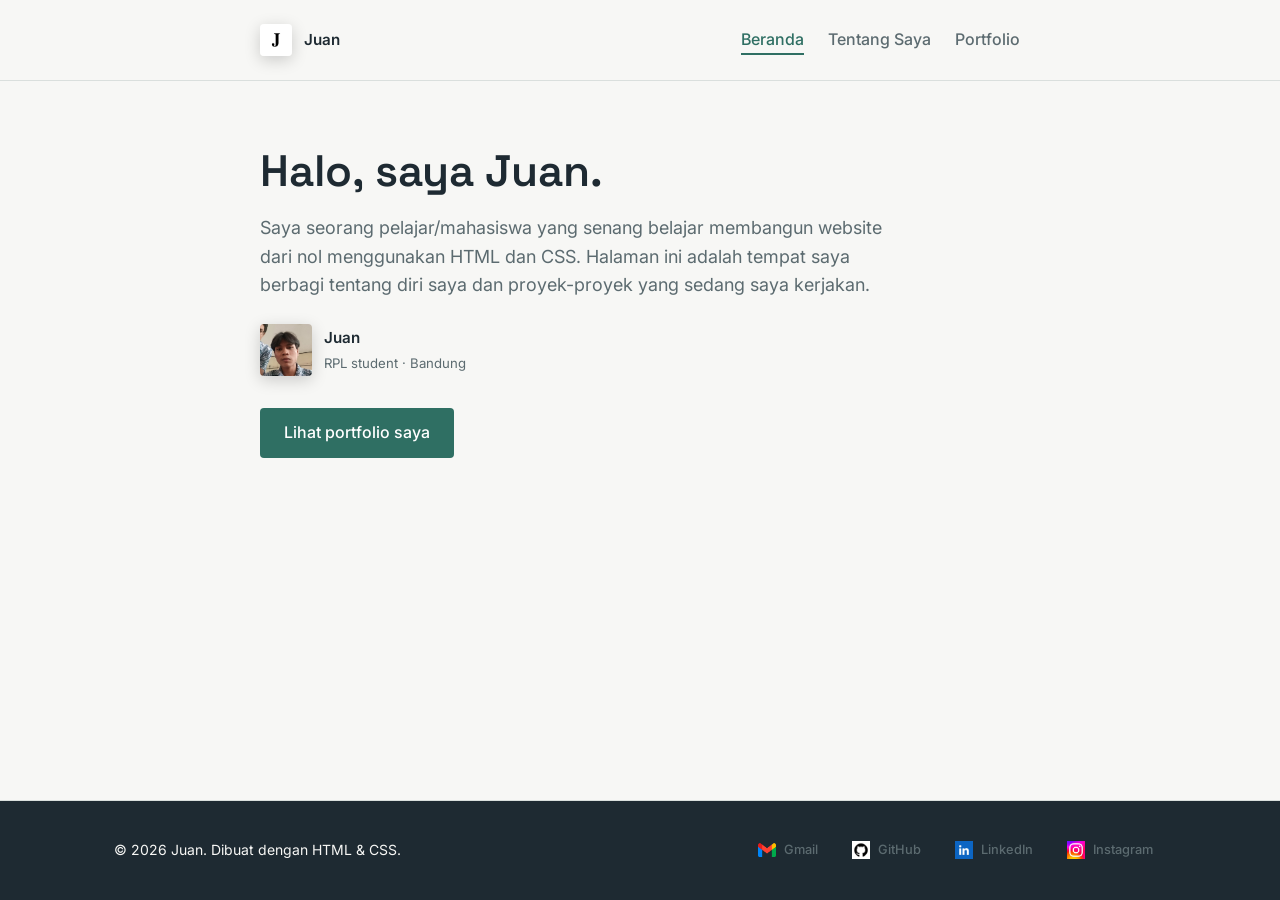
<file: index.html>
<!DOCTYPE html>
<html lang="id">
<head>
  <meta charset="UTF-8" />
  <meta name="viewport" content="width=device-width, initial-scale=1.0" />
  <title>Beranda &mdash; Juan</title>
  <link rel="icon" href="foto/j.jpg"/>
  <link rel="preconnect" href="https://fonts.googleapis.com" />
  <link rel="preconnect" href="https://fonts.gstatic.com" crossorigin />
  <link
    href="https://fonts.googleapis.com/css2?family=Inter:wght@400;500;600&family=Space+Grotesk:wght@500;600;700&display=swap"
    rel="stylesheet"
  />
  <link rel="stylesheet" href="style.css" />
</head>
<body>
  <header class="site-header">
    <div class="container header-inner">
      <div class="logo-avatar">
        <img src="foto/j.jpg" alt="Foto Juan" class="avatar-img-logo" />
        <div class="avatar-info">
          <span class="avatar-name">Juan</span>
        </div>
      </div>
     
      <nav class="main-nav">
        <ul>
          <li><a href="index.html" aria-current="page">Beranda</a></li>
          <li><a href="about.html">Tentang Saya</a></li>
          <li><a href="portfolio.html">Portfolio</a></li>
        </ul>
      </nav>
    </div>
  </header>

  <main>
    <section class="hero container">
      <h1>Halo, saya Juan.</h1>
      <p class="lead">
        Saya seorang pelajar/mahasiswa yang senang belajar membangun
        website dari nol menggunakan HTML dan CSS. Halaman ini adalah
        tempat saya berbagi tentang diri saya dan proyek-proyek yang
        sedang saya kerjakan.
      </p>

      <div class="hero-avatar">
        <img src="foto/avatar.jpg" alt="Foto Juan" class="avatar-img" />
        <div class="avatar-info">
          <span class="avatar-name">Juan</span>
          <span class="avatar-status">RPL student · Bandung</span>
        </div>
      </div>

      <a class="button" href="portfolio.html">Lihat portfolio saya</a>
    </section>
  </main>

  <footer class="site-footer">
    <div class="footer-inner">
      <p>&copy; 2026 Juan. Dibuat dengan HTML &amp; CSS.</p>
      <div class="social-links footer-social">
        <a class="social-link" href="mailto:juansara117@gmail.com">
         <!-- SESUDAH — gambar dari file lokal -->
<img src="icons/gmail.png" alt="Gmail" width="18" height="18" />
          Gmail
        </a>
        <a class="social-link" href="https://github.com/juansara117-crypto" target="_blank" rel="noopener">
         <!-- SESUDAH — gambar dari file lokal -->
<img src="icons/github.png" alt="GitHub" width="18" height="18" />
          GitHub
        </a>
        <a class="social-link" href="https://linkedin.com/in/namakamu" target="_blank" rel="noopener">
         <!-- SESUDAH — gambar dari file lokal -->
<img src="icons/linkedin.png" alt="Linkedin" width="18" height="18" />
          LinkedIn
        </a>
        <a class="social-link" href="https://instagram.com/namakamu" target="_blank" rel="noopener">
         <!-- SESUDAH — gambar dari file lokal -->
<img src="icons/instagram.png" alt="Instagram" width="18" height="18" />
          Instagram
        </a>
        </div>
      </div>
    </div>
  </footer>
</body>
</html>
</file>
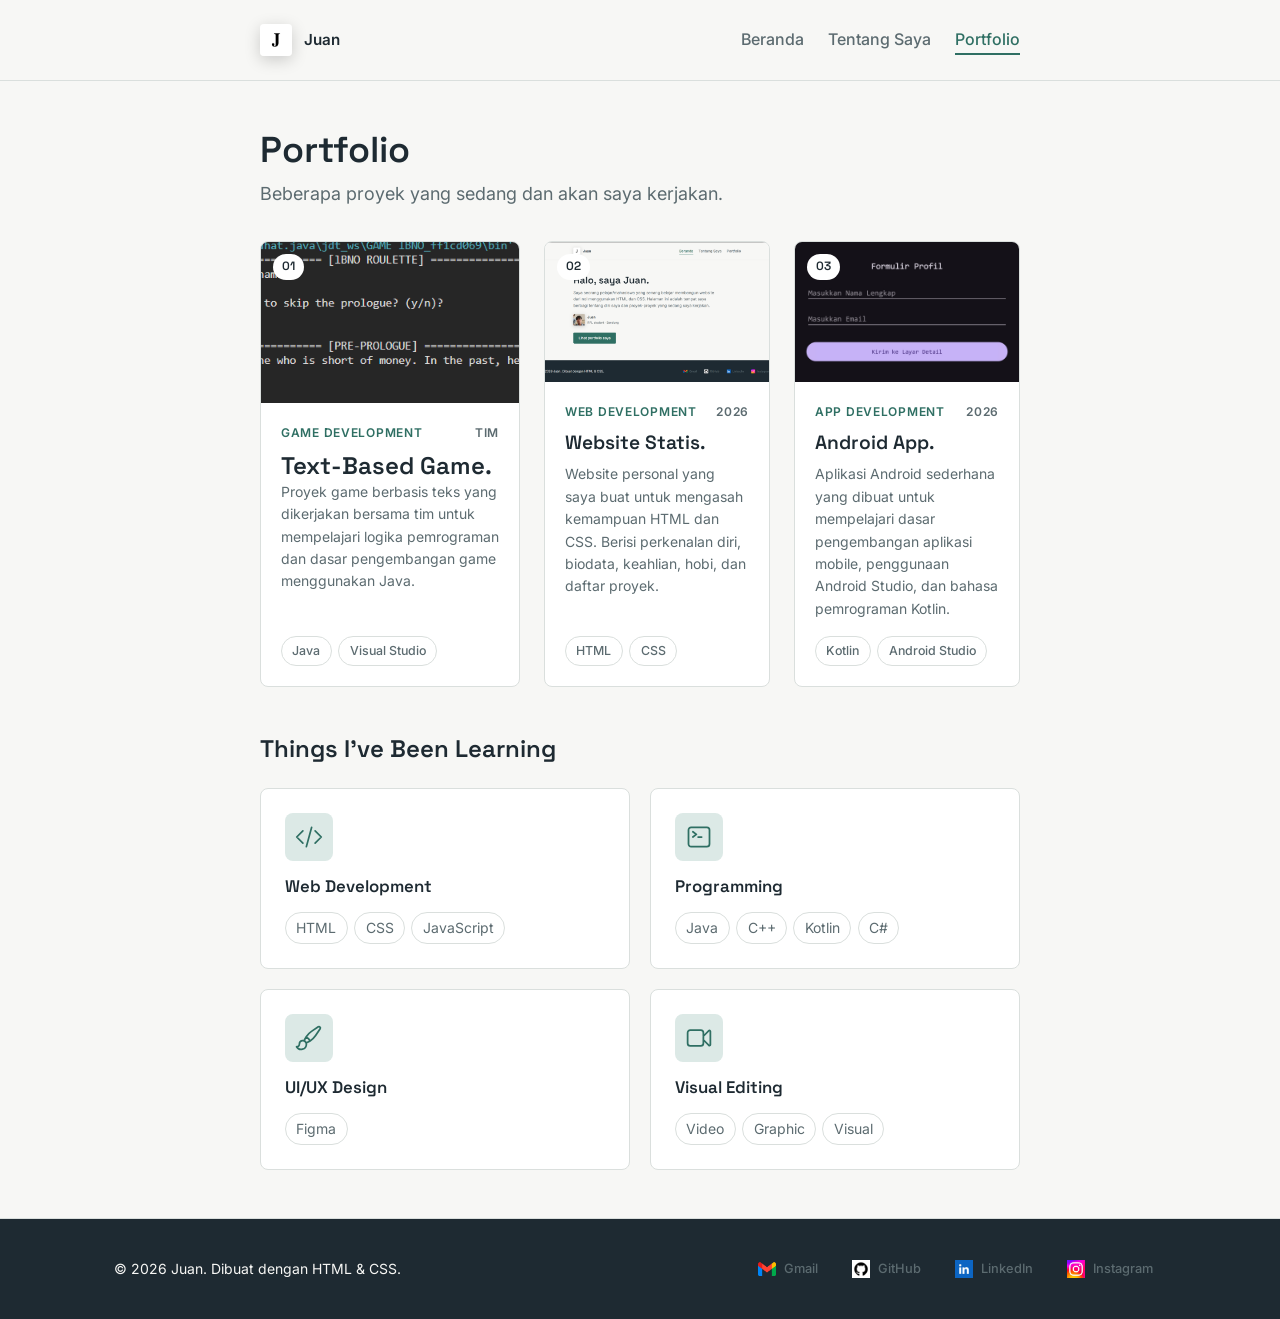
<file: portfolio.html>
<!DOCTYPE html>
<html lang="id">
<head>
  <meta charset="UTF-8" />
  <meta name="viewport" content="width=device-width, initial-scale=1.0" />
  <title>Portfolio &mdash; Juan</title>
  <link rel="icon" href="foto/j.jpg"/>
  <link rel="preconnect" href="https://fonts.googleapis.com" />
  <link rel="preconnect" href="https://fonts.gstatic.com" crossorigin />
  <link
    href="https://fonts.googleapis.com/css2?family=Inter:wght@400;500;600&family=Space+Grotesk:wght@500;600;700&display=swap"
    rel="stylesheet"
  />
  <link rel="stylesheet" href="style.css" />
</head>
<body>
  <header class="site-header">
    <div class="container header-inner">
      <div class="logo-avatar">
        <img src="foto/j.jpg" alt="Foto Juan" class="avatar-img-logo" />
        <div class="avatar-info">
          <span class="avatar-name">Juan</span>
        </div>  
      </div>
      <nav class="main-nav">
        <ul>
          <li><a href="index.html">Beranda</a></li>
          <li><a href="about.html">Tentang Saya</a></li>
          <li><a href="portfolio.html" aria-current="page">Portfolio</a></li>
        </ul>
      </nav>
    </div>
  </header>

  <main>
    <section class="page-header container">
      <h1>Portfolio</h1>
      <p class="lead">Beberapa proyek yang sedang dan akan saya kerjakan.</p>
    </section>

 <section class="project-list container">


  <article class="project-card-1">
        <div class="project-thumb">
          <img src="foto/ibno-game.png" alt="Screenshot Text-Based Game" class="project-img" />
          <span class="project-num">01</span>
        </div>
        <div class="project-body">
          <div class="project-meta-row">
            <span class="project-category">Game Development</span>
            <span class="project-year">Tim</span>
          </div>
          <h2>Text-Based Game.</h2>
          <p>Proyek game berbasis teks yang dikerjakan bersama tim untuk mempelajari logika pemrograman dan dasar pengembangan game menggunakan Java.</p>
          <ul class="project-tags">
            <li>Java</li>
            <li>Visual Studio</li>
          </ul>
        </div>
      </article>

      <article class="project-card">
        <div class="project-thumb">
          <img src="foto/web-statis.png" alt="Screenshot Website Portfolio" class="project-img" />
          <span class="project-num">02</span>
        </div>
        <div class="project-body">
          <div class="project-meta-row">
            <span class="project-category">Web Development</span>
            <span class="project-year">2026</span>
          </div>
          <h2>Website Statis.</h2>
          <p>Website personal yang saya buat untuk mengasah kemampuan HTML dan CSS. Berisi perkenalan diri, biodata, keahlian, hobi, dan daftar proyek.</p>
          <ul class="project-tags">
            <li>HTML</li>
            <li>CSS</li>
          </ul>
        </div>
      </article>

      <article class="project-card">
        <div class="project-thumb">
          <img src="foto/android.jpg" alt="Screenshot Android App" class="project-img" />
          <span class="project-num">03</span>
        </div>
        <div class="project-body">
          <div class="project-meta-row">
            <span class="project-category">App Development</span>
            <span class="project-year">2026</span>
          </div>
          <h2>Android App.</h2>
          <p>Aplikasi Android sederhana yang dibuat untuk mempelajari dasar pengembangan aplikasi mobile, penggunaan Android Studio, dan bahasa pemrograman Kotlin.</p>
          <ul class="project-tags">
            <li>Kotlin</li>
            <li>Android Studio</li>
          </ul>
        </div>
      </article>

    </section>

      <section class="learning container">
      <h2>Things I've Been Learning</h2>
      <div class="learning-grid">

        <div class="learning-card">
          <div class="learning-icon">
            <!-- Ikon code/web — Heroicons -->
            <svg width="28" height="28" viewBox="0 0 24 24" fill="none" aria-hidden="true">
              <path d="M17.25 6.75 22.5 12l-5.25 5.25m-10.5 0L1.5 12l5.25-5.25m7.5-3-4.5 16.5" stroke="currentColor" stroke-width="1.5" stroke-linecap="round" stroke-linejoin="round"/>
            </svg>
          </div>
          <h3>Web Development</h3>
          <ul class="learning-sub">
            <li>HTML</li>
            <li>CSS</li>
            <li>JavaScript</li>
          </ul>
        </div>

        <div class="learning-card">
          <div class="learning-icon">
            <!-- Ikon terminal/programming — Heroicons -->
            <svg width="28" height="28" viewBox="0 0 24 24" fill="none" aria-hidden="true">
              <path d="m6.75 7.5 3 2.25-3 2.25m4.5 0h3m-9 8.25h13.5A2.25 2.25 0 0 0 21 18V6a2.25 2.25 0 0 0-2.25-2.25H5.25A2.25 2.25 0 0 0 3 6v12a2.25 2.25 0 0 0 2.25 2.25Z" stroke="currentColor" stroke-width="1.5" stroke-linecap="round" stroke-linejoin="round"/>
            </svg>
          </div>
          <h3>Programming</h3>
          <ul class="learning-sub">
            <li>Java</li>
            <li>C++</li>
            <li>Kotlin</li>
            <li>C#</li>
          </ul>
        </div>

        <div class="learning-card">
          <div class="learning-icon">
            <!-- Ikon UI/UX — Heroicons -->
            <svg width="28" height="28" viewBox="0 0 24 24" fill="none" aria-hidden="true">
              <path d="M9.53 16.122a3 3 0 0 0-5.78 1.128 2.25 2.25 0 0 1-2.4 2.245 4.5 4.5 0 0 0 8.4-2.245c0-.399-.078-.78-.22-1.128Zm0 0a15.998 15.998 0 0 0 3.388-1.62m-5.043-.025a15.994 15.994 0 0 1 1.622-3.395m3.42 3.42a15.995 15.995 0 0 0 4.764-4.648l3.876-5.814a1.151 1.151 0 0 0-1.597-1.597L14.146 6.32a15.996 15.996 0 0 0-4.649 4.763m3.42 3.42a6.776 6.776 0 0 0-3.42-3.42" stroke="currentColor" stroke-width="1.5" stroke-linecap="round" stroke-linejoin="round"/>
            </svg>
          </div>
          <h3>UI/UX Design</h3>
          <ul class="learning-sub">
            <li>Figma</li>
          </ul>
        </div>

        <div class="learning-card">
          <div class="learning-icon">
            <!-- Ikon visual/film — Heroicons -->
            <svg width="28" height="28" viewBox="0 0 24 24" fill="none" aria-hidden="true">
              <path d="m15.75 10.5 4.72-4.72a.75.75 0 0 1 1.28.53v11.38a.75.75 0 0 1-1.28.53l-4.72-4.72M4.5 18.75h9a2.25 2.25 0 0 0 2.25-2.25v-9a2.25 2.25 0 0 0-2.25-2.25h-9A2.25 2.25 0 0 0 2.25 7.5v9a2.25 2.25 0 0 0 2.25 2.25Z" stroke="currentColor" stroke-width="1.5" stroke-linecap="round" stroke-linejoin="round"/>
            </svg>
          </div>
          <h3>Visual Editing</h3>
          <ul class="learning-sub">
            <li>Video</li>
            <li>Graphic</li>
            <li>Visual</li>
          </ul>
        </div>

      </div>
    </section>
  </main>

  <footer class="site-footer">
    <div class="footer-inner">
      <p>&copy; 2026 Juan. Dibuat dengan HTML &amp; CSS.</p>
      <div class="social-links footer-social">
        <a class="social-link" href="mailto:juansara117@gmail.com">
          <!-- SESUDAH — gambar dari file lokal -->
<img src="icons/gmail.png" alt="Gmail" width="18" height="18" />
          Gmail
        </a>
        <a class="social-link" href="https://github.com/juansara117-crypto" target="_blank" rel="noopener">
         <!-- SESUDAH — gambar dari file lokal -->
<img src="icons/github.png" alt="GitHub" width="18" height="18" />
          GitHub
        </a>
        <a class="social-link" href="https://linkedin.com/in/namakamu" target="_blank" rel="noopener">
          <!-- SESUDAH — gambar dari file lokal -->
<img src="icons/linkedin.png" alt="Linkedin" width="18" height="18" />
          LinkedIn
        </a>
        <a class="social-link" href="https://instagram.com/namakamu" target="_blank" rel="noopener">
          <!-- SESUDAH — gambar dari file lokal -->
<img src="icons/instagram.png" alt="Instagram" width="18" height="18" />
          Instagram
        </a>
      </div>
    </div>
  </footer>
</body>
</html>
</file>
<file: style.css>
/* =========================================
   TOKENS
   ========================================= */
:root {
  --color-bg: #f7f7f5;
  --color-surface: #ffffff;
  --color-surface-alt: #1e2a32;
  --color-text: #1e2a32;
  --color-text-muted: #5c6b70;
  --color-accent: #2f6f63;
  --color-accent-dark: #24564c;
  --color-accent-light: #dce9e6;
  --color-border: #dadfdd;

  --font-heading: "Space Grotesk", sans-serif;
  --font-body: "Inter", sans-serif;

  --max-width: 760px;
  --max-width-Footer: 1100px;
}

/* =========================================
   RESET & BASE
   ========================================= */
*,
*::before,
*::after {
  box-sizing: border-box;
}

body {
  margin: 0;
  min-height: 100vh;
  display: flex;
  flex-direction: column;
  background: var(--color-bg);
  color: var(--color-text);
  font-family: var(--font-body);
  line-height: 1.6;
}

main {
  flex: 1;
}

@keyframes fade-up {
  from { opacity: 0; transform: translateY(24px); }
  to   { opacity: 1; transform: translateY(0); }
}

main > section {
  animation: fade-up 0.6s ease backwards;
}

/* Muncul bergantian (stagger) */
main > section:nth-child(2) { animation-delay: 0.1s; }
main > section:nth-child(3) { animation-delay: 0.2s; }
main > section:nth-child(4) { animation-delay: 0.3s; }
main > section:nth-child(5) { animation-delay: 0.4s; }
main > section:nth-child(6) { animation-delay: 0.5s; }

@media (prefers-reduced-motion: reduce) {
  main > section { animation: none; }
}

h1,
h2 {
  font-family: var(--font-heading);
  font-weight: 600;
  line-height: 1.2;
  margin: 0;
}

p {
  margin: 0 0 1rem;
}

a {
  color: inherit;
}

.container {
  max-width: var(--max-width);
  margin: 0 auto;
  padding: 0 1.5rem;
}

/* =========================================
   HEADER & NAV
   ========================================= */
.site-header {
  border-bottom: 1px solid var(--color-border);
  position: sticky;
  top: 0;
  z-index: 1000;
  background: var(--color-bg);
}

.header-inner {
  display: flex;
  align-items: center;
  justify-content: space-between;
  padding: 1.5rem 0;
}

.logo-avatar {
  display: flex;
  align-items: center;
  gap: 0.75rem;
  margin: 0;
}
.avatar-img-logo {
  width: 32px;
  height: 32px;
  border-radius: 4px;
  object-fit: cover;
  flex-shrink: 0;
  box-shadow: 0 4px 16px rgba(0, 0, 0, 0.18);
}

.main-nav ul {
  list-style: none;
  display: flex;
  gap: 1.5rem;
  margin: 0;
  padding: 0;
}

.main-nav a {
  color: var(--color-text-muted);
  text-decoration: none;
  font-weight: 500;
  padding-bottom: 0.25rem;
  border-bottom: 2px solid transparent;
  transition: color 0.15s ease, border-color 0.15s ease;
}

.main-nav a:hover,
.main-nav a[aria-current="page"] {
  color: var(--color-accent);
  border-bottom-color: var(--color-accent);
}

/* =========================================
   HERO (index.html)
   ========================================= */
.hero {
  padding: 4rem 0 3rem;
}

.hero h1 {
  font-size: clamp(2rem, 5vw, 2.75rem);
  margin-bottom: 1rem;
}

.lead {
  font-size: 1.125rem;
  color: var(--color-text-muted);
  max-width: 58ch;
}

.button {
  display: inline-block;
  background: var(--color-accent);
  color: #ffffff;
  padding: 0.75rem 1.5rem;
  border-radius: 4px;
  text-decoration: none;
  font-weight: 500;
  transition: background 0.15s ease;
}

.button:hover {
  background: var(--color-accent-dark);
}

/* =========================================
   HERO AVATAR (index.html)
   ========================================= */
.hero-avatar {
  display: flex;
  align-items: center;
  gap: 0.75rem;
  margin: 1.5rem 0 2rem;
}
 
.avatar-img {
  width: 52px;
  height: 52px;
  border-radius: 4px;
  object-fit: cover;
  flex-shrink: 0;
  box-shadow: 0 4px 16px rgba(0, 0, 0, 0.18);
  transition: transform 0.25s ease, box-shadow 0.25s ease;
}

.avatar-img:hover {
  transform: rotate(-3deg) scale(1.05);
  box-shadow: 0 6px 20px rgba(0, 0, 0, 0.22);
}

.avatar-info {
  display: flex;
  flex-direction: column;
  gap: 0.15rem;
}
 
.avatar-name {
  font-weight: 600;
  font-size: 0.95rem;
}
 
.avatar-status {
  font-size: 0.825rem;
  color: var(--color-text-muted);
}
 
/* =========================================
   ABOUT INTRO — foto + deskripsi (about.html)
   ========================================= */
.about-intro {
  display: flex;
  gap: 2.5rem;
  align-items: center;
  padding: 1rem 0 2.5rem;
}
 
.about-photo {
  width: 220px;
  height: 280px;
  object-fit: cover;
  border-radius: 8px;
  flex-shrink: 0;
  box-shadow: 0 4px 16px rgba(0, 0, 0, 0.18);
  transition: transform 0.25s ease, box-shadow 0.25s ease;
}

.about-photo:hover {
  transform: rotate(-1.5deg) scale(1.02);
  box-shadow: 0 10px 28px rgba(0, 0, 0, 0.22);
}
 
.about-desc p {
  color: var(--color-text-muted);
  
  
}
 
.about-desc p:last-child {
  margin: 0;
}

/* =========================================
   PAGE HEADER (about.html, portfolio.html)
   ========================================= */
.page-header {
  padding: 3rem 0 0;
}

.page-header h1 {
  font-size: clamp(1.75rem, 4vw, 2.25rem);
  margin-bottom: 0.5rem;
}

/* =========================================
   BIODATA (about.html)
   ========================================= */
.bio {
  padding: 1rem 0 2rem;
}

.biodata {
  margin: 0;
  border-top: 1px solid var(--color-border);
}

.biodata-row {
  display: flex;
  gap: 1rem;
  padding: 0.75rem 0;
  border-bottom: 1px solid var(--color-border);
  transition: background 0.2s ease, padding-left 0.2s ease;
}

.biodata-row:hover {
  background: var(--color-accent-light);
  padding-left: 0.75rem;
}

.biodata-row dt {
  flex: 0 0 140px;
  font-weight: 600;
}

.biodata-row dd {
  margin: 0;
  color: var(--color-text-muted);
}

/* =========================================
   KEAHLIAN (about.html)
   ========================================= */
.skills {
  padding: 0 0 2.5rem;
}
 
.skills h2 {
  font-size: 1.5rem;
  margin: 0 0 1.5rem;
}
 
.skill-grid {
  display: grid;
  grid-template-columns: 1fr 1fr;
  gap: 1.5rem;
}
 
.skill-item {
  padding: 1.25rem 1.5rem;
  border: 1px solid var(--color-border);
  border-top: 3px solid var(--color-accent);
  border-radius: 4px;
  background: var(--color-surface);
  transition: box-shadow 0.2s ease, transform 0.2s ease, border-top-color 0.2s ease;
}

.skill-item:hover {
  box-shadow: 0 6px 18px rgba(0, 0, 0, 0.08);
  transform: translateY(-2px);
  border-top-color: var(--color-accent-dark);
}
 
.skill-item h3 {
  font-family: var(--font-heading);
  font-size: 1rem;
  font-weight: 600;
  margin: 0 0 0.5rem;
}
 
.skill-item p {
  font-size: 0.9rem;
  color: var(--color-text-muted);
  margin: 0;
  line-height: 1.6;
}
 
/* =========================================
   HOBI (about.html)
   ========================================= */
.hobi {
  padding: 0 0 3rem;
}
 
.hobi h2 {
  font-size: 1.5rem;
  margin: 0 0 1.5rem;
}
 
.hobi-grid {
  display: grid;
  grid-template-columns: 1fr 1fr;
  gap: 1.5rem;
}
 
.hobi-card {
  display: flex;
  flex-direction: column;
}
 
.hobi-img-wrap {
  background: var(--color-accent-light);
  border-radius: 8px;
  overflow: hidden;
  aspect-ratio: 1 / 1;
  margin-bottom: 1rem;
}
 
.hobi-img {
  width: 100%;
  height: 100%;
  object-fit: cover;
  display: block;
  transition: transform 0.3s ease;
}
 
.hobi-card:hover .hobi-img {
  transform: scale(1.08);
}

.hobi-card h3 {
  font-family: var(--font-heading);
  font-size: 1.1rem;
  font-weight: 600;
  margin: 0 0 0.25rem;
}
 
.hobi-sub {
  font-size: 0.875rem;
  color: var(--color-text-muted);
  margin: 0 0 0.75rem;
}
 
.hobi-audio {
  width: 100%;
  margin-top: 0.25rem;
}
 
/* =========================================
   PROJECT LIST (portfolio.html)
   ========================================= */
.project-list {
  padding: 1rem 0 3rem;
  display: grid;
  grid-template-columns: repeat(3, 1fr);
  gap: 1.5rem;
}
 
.project-card {
  background: var(--color-surface);
  border: 1px solid var(--color-border);
  border-radius: 8px;
  overflow: hidden;
  display: flex;
  flex-direction: column;
  transition: box-shadow 0.2s ease, transform 0.2s ease;
}
 
.project-card:hover {
  box-shadow: 0 8px 24px rgba(0, 0, 0, 0.10);
  transform: translateY(-3px);
}

.project-card-1 {
  background: var(--color-surface);
  border: 1px solid var(--color-border);
  border-radius: 8px;
  overflow: hidden;
  display: flex;
  flex-direction: column;
  width: 260px;
  transition: box-shadow 0.2s ease, transform 0.2s ease;
}
 
.project-card-1:hover {
  box-shadow: 0 8px 24px rgba(0, 0, 0, 0.10);
  transform: translateY(-3px);
}
 
/* Thumbnail */
.project-thumb {
  position: relative;
  aspect-ratio: 16 / 10;
  background: var(--color-accent-light);
  overflow: hidden;
}

.project-img {
  width: 100%;
  height: 100%;
  object-fit: cover;
  display: block;
}
 
.project-num {
  position: absolute;
  top: 0.75rem;
  left: 0.75rem;
  font-family: var(--font-heading);
  font-size: 0.75rem;
  font-weight: 600;
  background: var(--color-surface);
  color: var(--color-text);
  padding: 0.2rem 0.55rem;
  border-radius: 999px;
  letter-spacing: 0.03em;
}
 
/* Body */
.project-body {
  padding: 1.25rem;
  display: flex;
  flex-direction: column;
  flex: 1;
}
 
.project-meta-row {
  display: flex;
  justify-content: space-between;
  align-items: center;
  margin-bottom: 0.6rem;
}
 
.project-category {
  font-size: 0.75rem;
  font-weight: 600;
  text-transform: uppercase;
  letter-spacing: 0.06em;
  color: var(--color-accent);
}
 
.project-year {
  font-size: 0.75rem;
  font-weight: 600;
  text-transform: uppercase;
  letter-spacing: 0.06em;
  color: var(--color-text-muted);
}

.project-card h2 {
  font-size: 1.2rem;
  margin: 0 0 0.6rem;
}

.project-card-1 p {
  font-size: 0.875rem;
  color: var(--color-text-muted);
  margin: 0 0 1rem;
  flex: 1;
}

.project-card p {
  font-size: 0.875rem;
  color: var(--color-text-muted);
  margin: 0 0 1rem;
  flex: 1;
}
 
.project-tags {
  list-style: none;
  display: flex;
  flex-wrap: wrap;
  gap: 0.4rem;
  margin: 0;
  padding: 0;
}
 
.project-tags li {
  font-size: 0.775rem;
  font-weight: 500;
  padding: 0.25rem 0.65rem;
  border: 1px solid var(--color-border);
  border-radius: 999px;
  color: var(--color-text-muted);
  transition: background 0.15s ease, border-color 0.15s ease, color 0.15s ease;
}

.project-tags li:hover {
  background: var(--color-accent);
  border-color: var(--color-accent);
  color: #ffffff;
}

/* =========================================
   THINGS I'VE BEEN LEARNING (portfolio.html)
   ========================================= */
.learning {
  padding: 0 0 3rem;
}
 
.learning h2 {
  font-size: 1.5rem;
  margin: 0 0 1.5rem;
}
 
.learning-grid {
  display: grid;
  grid-template-columns: 1fr 1fr;
  gap: 1.25rem;
}
 
.learning-card {
  background: var(--color-surface);
  border: 1px solid var(--color-border);
  border-radius: 8px;
  padding: 1.5rem;
  display: flex;
  flex-direction: column;
  gap: 0.75rem;
  transition: box-shadow 0.2s ease, transform 0.2s ease;
}
 
.learning-card:hover {
  box-shadow: 0 6px 20px rgba(0, 0, 0, 0.08);
  transform: translateY(-2px);
}
 
.learning-icon {
  width: 48px;
  height: 48px;
  background: var(--color-accent-light);
  color: var(--color-accent);
  border-radius: 8px;
  display: flex;
  align-items: center;
  justify-content: center;
}
 
.learning-card h3 {
  font-family: var(--font-heading);
  font-size: 1.05rem;
  font-weight: 600;
  margin: 0;
}
 
.learning-sub {
  list-style: none;
  display: flex;
  flex-wrap: wrap;
  gap: 0.4rem;
  margin: 0;
  padding: 0;
}

.learning-sub li {
  font-size: 0.875rem;
  color: var(--color-text-muted);
  margin: 0;
  padding: 0.25rem 0.65rem;
  border: 1px solid var(--color-border);
  border-radius: 999px;
  transition: background 0.15s ease, border-color 0.15s ease, color 0.15s ease;
}

.learning-sub li:hover {
  background: var(--color-accent);
  border-color: var(--color-accent);
  color: #ffffff;
}
 
/* =========================================
   SOCIAL LINKS (about.html & footer)
   ========================================= */
.social-links {
  display: flex;
  flex-wrap: wrap;
  gap: 0.75rem;
}

.social-link {
  display: flex;
  align-items: center;
  gap: 0.5rem;
  padding: 0.5rem 1rem;
  border: 1px solid var(--color-border);
  border-radius: 4px;
  text-decoration: none;
  font-size: 0.9rem;
  font-weight: 500;
  color: var(--color-text);
  background: var(--color-surface);
  transition: border-color 0.15s ease, color 0.15s ease, background 0.15s ease;
}

.social-link:hover {
  border-color: var(--color-accent);
  color: var(--color-accent);
  background: var(--color-accent-light);
}

/* Section kontak di about.html */
.contact {
  padding: 0 0 3rem;
}

.contact h2 {
  font-size: 1.5rem;
  margin: 0 0 1rem;
}

/* =========================================
   FOOTER
   ========================================= */
.site-footer {
  border-top: 1px solid var(--color-border);
  padding: 2rem 0;
  background: var(--color-surface-alt);
}

.footer-inner {
  max-width: var(--max-width-Footer);
  margin: 0 auto;
  padding: 0 1.5rem;
  display: flex;
  align-items: center;
  justify-content: space-between;
  flex-wrap: wrap;
  gap: 1rem;
}

.site-footer p {
  font-size: 0.875rem;
  color: var(--color-bg);
  margin: 0;
}

/* Ikon sosial di footer lebih kecil & minimalis */
.footer-social {
  gap: 0.5rem;
}

.footer-social .social-link {
  padding: 0.4rem 0.75rem;
  font-size: 0.8rem;
  border-color: transparent;
  background: transparent;
  color: var(--color-text-muted);
}

.footer-social .social-link:hover {
  border-color: var(--color-accent);
  color: var(--color-accent);
  background: var(--color-accent-light);
}

/* =========================================
   RESPONSIVE
   ========================================= */
@media (max-width: 600px) {
  .header-inner {
    flex-direction: column;
    align-items: flex-start;
    gap: 0.75rem;
  }

  .biodata-row {
    flex-direction: column;
    gap: 0.25rem;
  }

  .biodata-row dt {
    flex-basis: auto;
  }

  .footer-inner {
    flex-direction: column;
    align-items: flex-start;
  }
}
</file>
